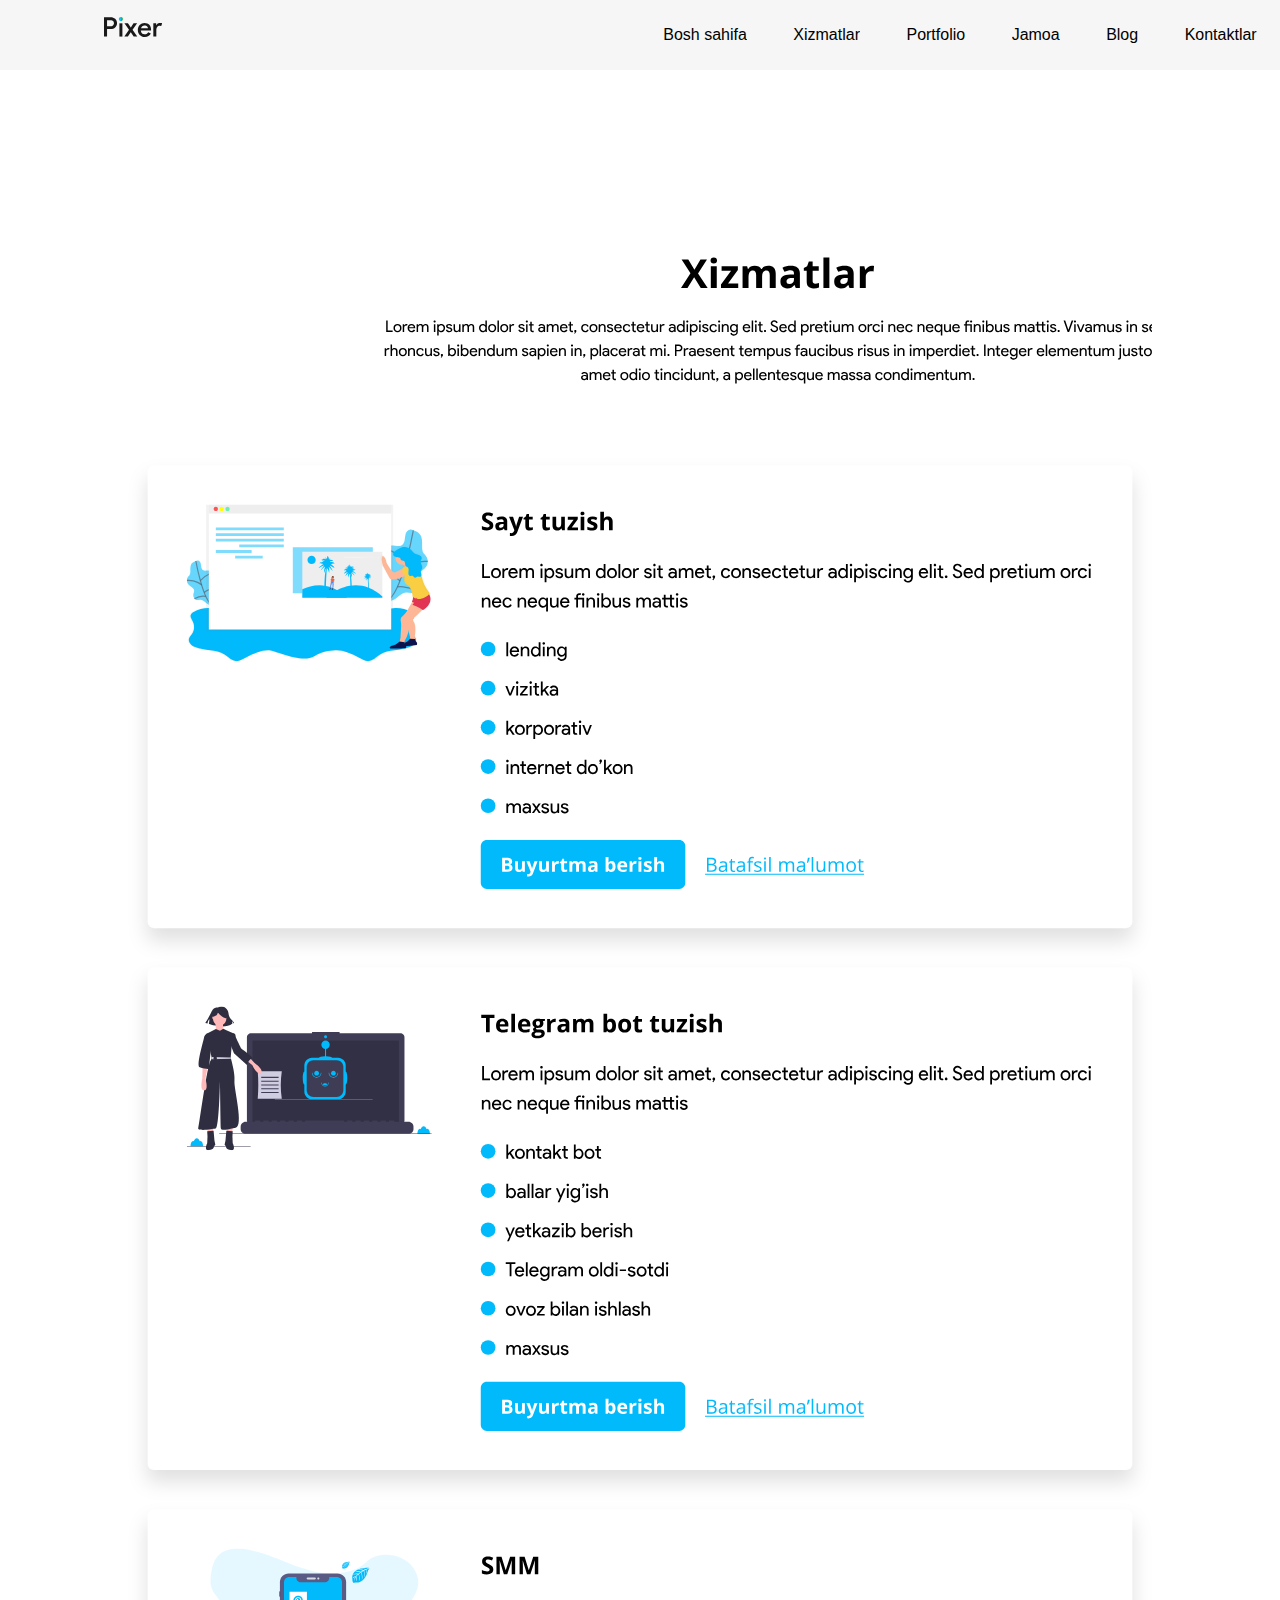
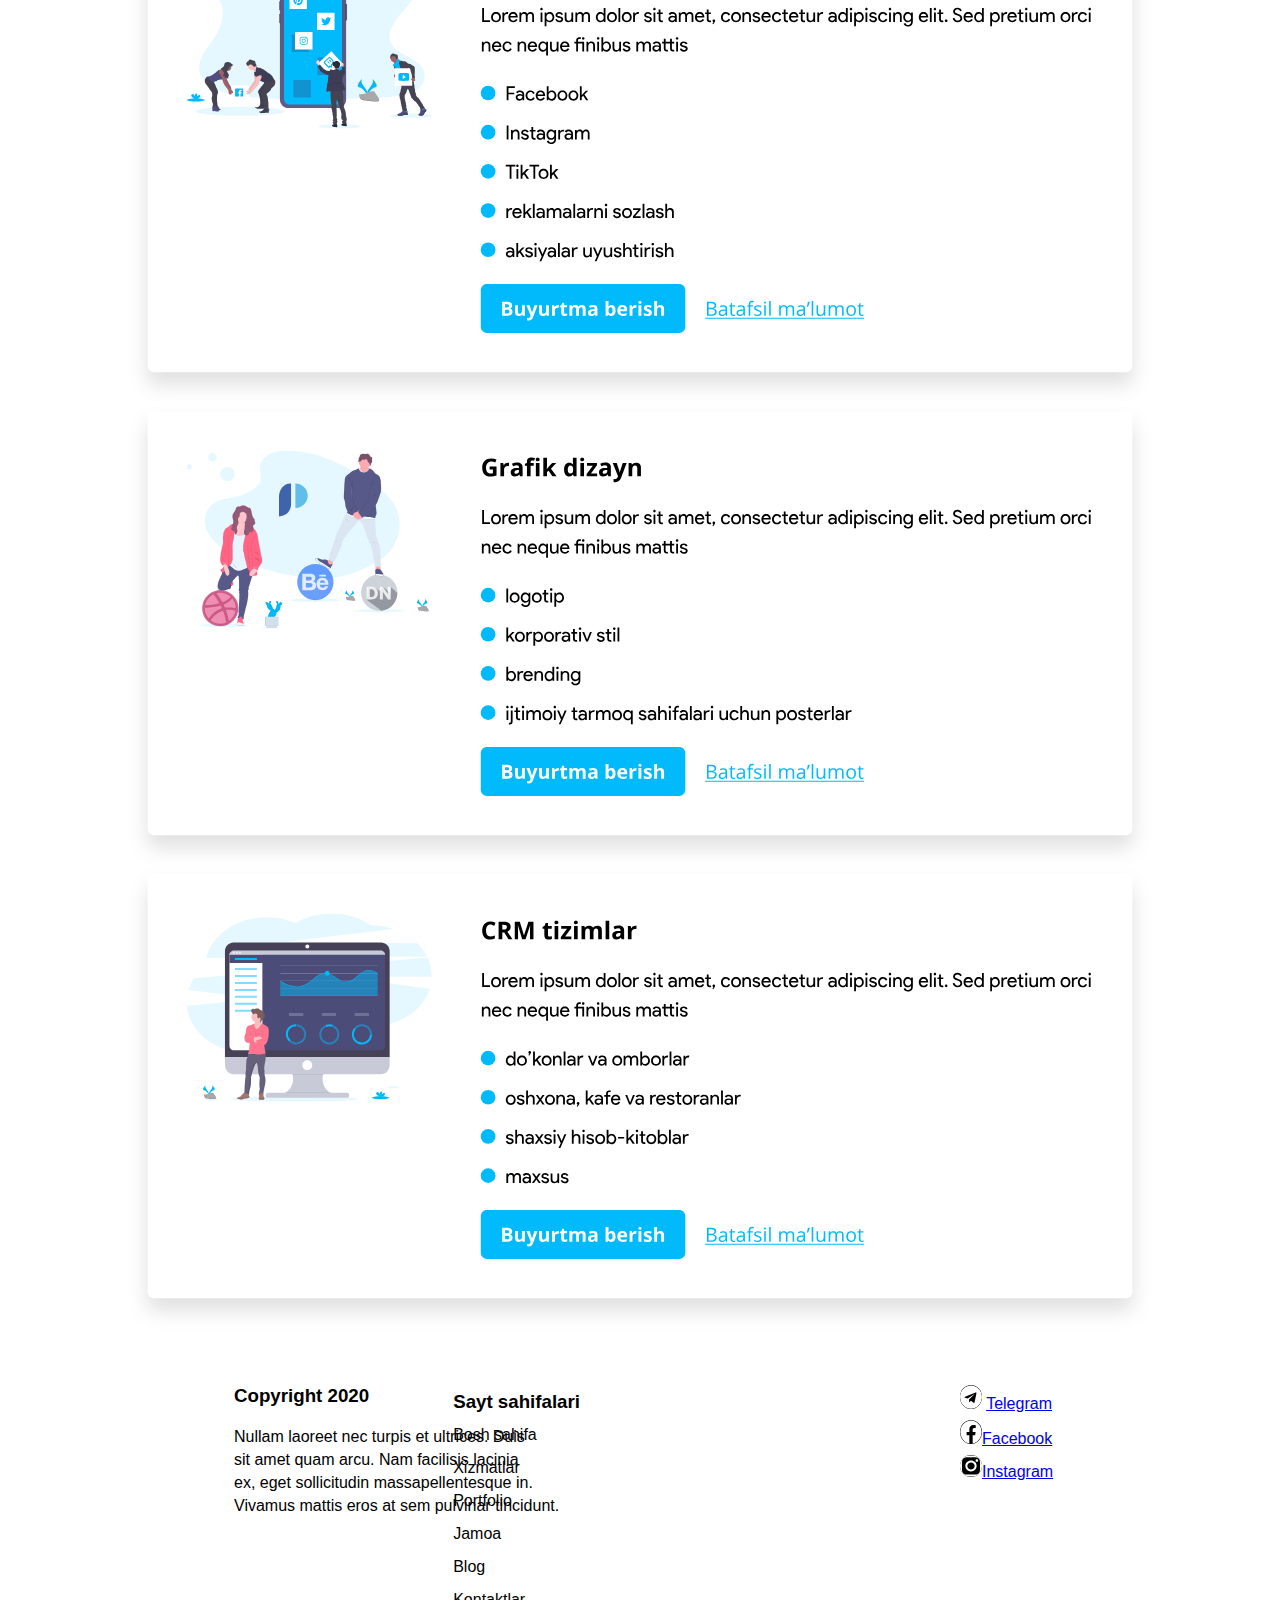
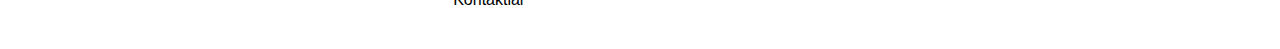
<file: xizmatlar.html>
<!DOCTYPE html>
<html lang="en">
  <head>
    <meta charset="UTF-8" />
    <meta http-equiv="X-UA-Compatible" content="IE=edge" />
    <meta name="viewport" content="width=device-width, initial-scale=1.0" />
    <link rel="stylesheet" href="./styles/normalize.css" />
    <link rel="stylesheet" href="./styles/xizmatlar.css" />
    <title>Xizmatlar</title>
  </head>
  <body>
    <header class="container">
      <nav>
        <div class="logo1">
          <img src="./images/pixer-logo.svg" alt="" class="logo" />
        </div>

        <ul class="nav__ul">
          <li class="nav__link">
            <a class="bosh" href="./index.html">Bosh sahifa</a>
          </li>
          <li class="nav__link">
            <a href="">Xizmatlar</a>

            <!-- <div class="menu__content">
                                                                                                                        <a href="" class=""></a>
                                                                                                                        <a href="">Telegram bot
                                                                                                                        </a>
                                                                                                                      
                                                                                                                    </div> -->
          </li>
          <li class="nav__link">
            <a href="">Portfolio</a>
          </li>
          <li class="nav__link">
            <a href="">Jamoa</a>
          </li>
          <li class="nav__link">
            <a href="">Blog</a>
          </li>
          <li class="nav__link">
            <a href="">Kontaktlar</a>
          </li>
          
        </ul>

        <!-- <div class="tel">
                                                                                              <img src="./images/phone-number.svg" alt="" />
                                                                                            </div> -->
      </nav>
    </header>


    <section>
      <div class="xizz">

       <img src="./images/xiz.svg" alt="" class="xizzz">

        <img src="./images/xiz-1.svg" alt="">
        <img src="./images/xiz-2.svg" alt="">
        <img src="./images/xiz-3.svg" alt="">
        <img src="./images/xiz-4.svg" alt="">
        <img src="./images/xiz-5.svg" alt="">
        
      </div>
    </section>
    <footer>
        <div class="divv">
        <div class="foot-1">
          <h3>
            Copyright 2020
          </h3><br>
          <p class="copy-p">Nullam laoreet nec turpis et ultrices. Duis<br>
            sit amet quam arcu. Nam facilisis lacinia<br>
             ex, eget sollicitudin massapellentesque in.<br>
             Vivamus mattis eros at sem pulvinar tincidunt.</p>
       
        </div>
      
      
        <div class="foot-2">
          <h3>
            Sayt sahifalari
      
          </h3>
      <ul class="footer-ul">
        <li class="nav__lin">
          <a class="bosh" href="">Bosh sahifa</a>
        </li>
        <li class="nav__lin">
          <a class="button" href="">Xizmatlar</a>
      </li>
      <li class="nav__lin">
        <a href="">Portfolio</a>
      </li>
      <li class="nav__lin">
        <a href="">Jamoa</a>
      </li>
      <li class="nav__lin">
        <a href="">Blog</a>
      </li>
      <li class="nav__lin">
        <a href="">Kontaktlar</a>
      </li>
      <li class="nav__lin">
      </ul>
        </div>
        <div class="foot-3">
          <ul class="lil">
        
            <li class="lill"><img class="lico" src="./images/telegram.svg" alt=""> <a href="#">Telegram</a></li>
          
            <li class="lill"><img class="lico-2" src="./images/facebook.svg" alt=""><a href="#">Facebook</a></li>
            
            <li class="lill"><img class="lico-3" src="./images/instagram.svg" alt=""><a href="#">Instagram</a></li>
         
          </ul>
          
        </div>
      
      
      
      </footer>
  </body>
</html>
</file>
<file: styles/xizmatlar.css>
* {
    margin: 0;
    padding: 0;
    box-sizing: border-box;
    font-family:sans-serif;
    overflow-x: hidden;
   
  }
  

  .nomer{
    position: absolute;
    
  }

  
  header{
      width: 100%;
       height: 174px;
  }
  nav{
      width: 100%;
      height: 70px;
      display: flex;
      justify-content: space-between;
      align-items: center;
      background-color: rgb(246, 246, 246);
     position: fixed;
     z-index: 23;
  }
  
  nav .nav__ul{
      display:flex;
      justify-content:space-around;
      width:50%;
  }
   nav .nav__ul .nav__link{
      list-style-type: none;
    
   }
 
   nav .nav__ul .nav__link a{
      color: black;
      text-decoration: none;
  
   }
   nav .nav__ul .nav__link .bosh:hover{
    text-decoration: underline 3px rgb(0, 0, 0);
    
    
   }
   
   nav .nav__ul .nav__link:active{
   background:rgba(34, 26, 26, 0.7);
   
   }
   .logo{
    position:absolute;
   left: 104px;
   top: 17px;
 
   
}
.xizz{
    width: 80%;
    display: flex;
    flex-direction: column;
    
    margin: 0 auto;
}
.xizzz{
  margin: 0 auto;
}
footer{
    margin-top:55px;
  background: #000000;
   text-decoration: none;
  
    
}

.footer-ul a{
   color:rgb(0, 0, 0) ;
   text-decoration: none;
}
.footer-ul :hover{
    color: #00bbff;
    
 }
 .footer-ul  :active{
    
    color: #13b6f191;
 }
.foot-1{
    position: absolute;
    left: 234px;
    
  color: #000000;

}
.foot-1 :hover{

    
    color: #00bbff;
}
.foot-1 :active{

    
    color: #13b6f191;
}

.foot-2 {
    position: absolute;
   right: 700px;
 
   color: #000000;
   line-height: 33px;

   

}
.copy-p{
    line-height: 23px;
}
.imgg{
   position: absolute;
   left: 230px;
   top: 30px;
}

.foot-3{

position: absolute;
width: 100%;

left: 960px;
line-height: 33px;

}
.foot-3 :hover{
   
}
.lil{
    text-decoration: none;
    color: #000000;
}
.lik-1{
    position: absolute;
    left: 910px;
    top: 4550; 
    color: #000000;
    background-color: #000000;
    text-decoration: none;
}
.lik-2{
    position: absolute;
    left: 910px;
    top: 4570; 
    color: #000000;
    background-color: #000000;
}
.lico{
    /*color: #ffffff;
    */background-color: #000000;
    border-radius: 60%;
    -webkit-border-radius: 60%;
    -moz-border-radius: 60%;
    -ms-border-radius: 60%;
    -o-border-radius: 60%;
}
.lico-2{
    background-color: #000000;
    border-radius: 60%;
    -webkit-border-radius: 60%;
    -moz-border-radius: 60%;
    -ms-border-radius: 60%;
    -o-border-radius: 60%;
}
.lico-3{
    background-color: #000000;
    border-radius: 60%;
    -webkit-border-radius: 60%;
    -moz-border-radius: 60%;
    -ms-border-radius: 60%;
    -o-border-radius: 60%;
   
 
}
</file>
